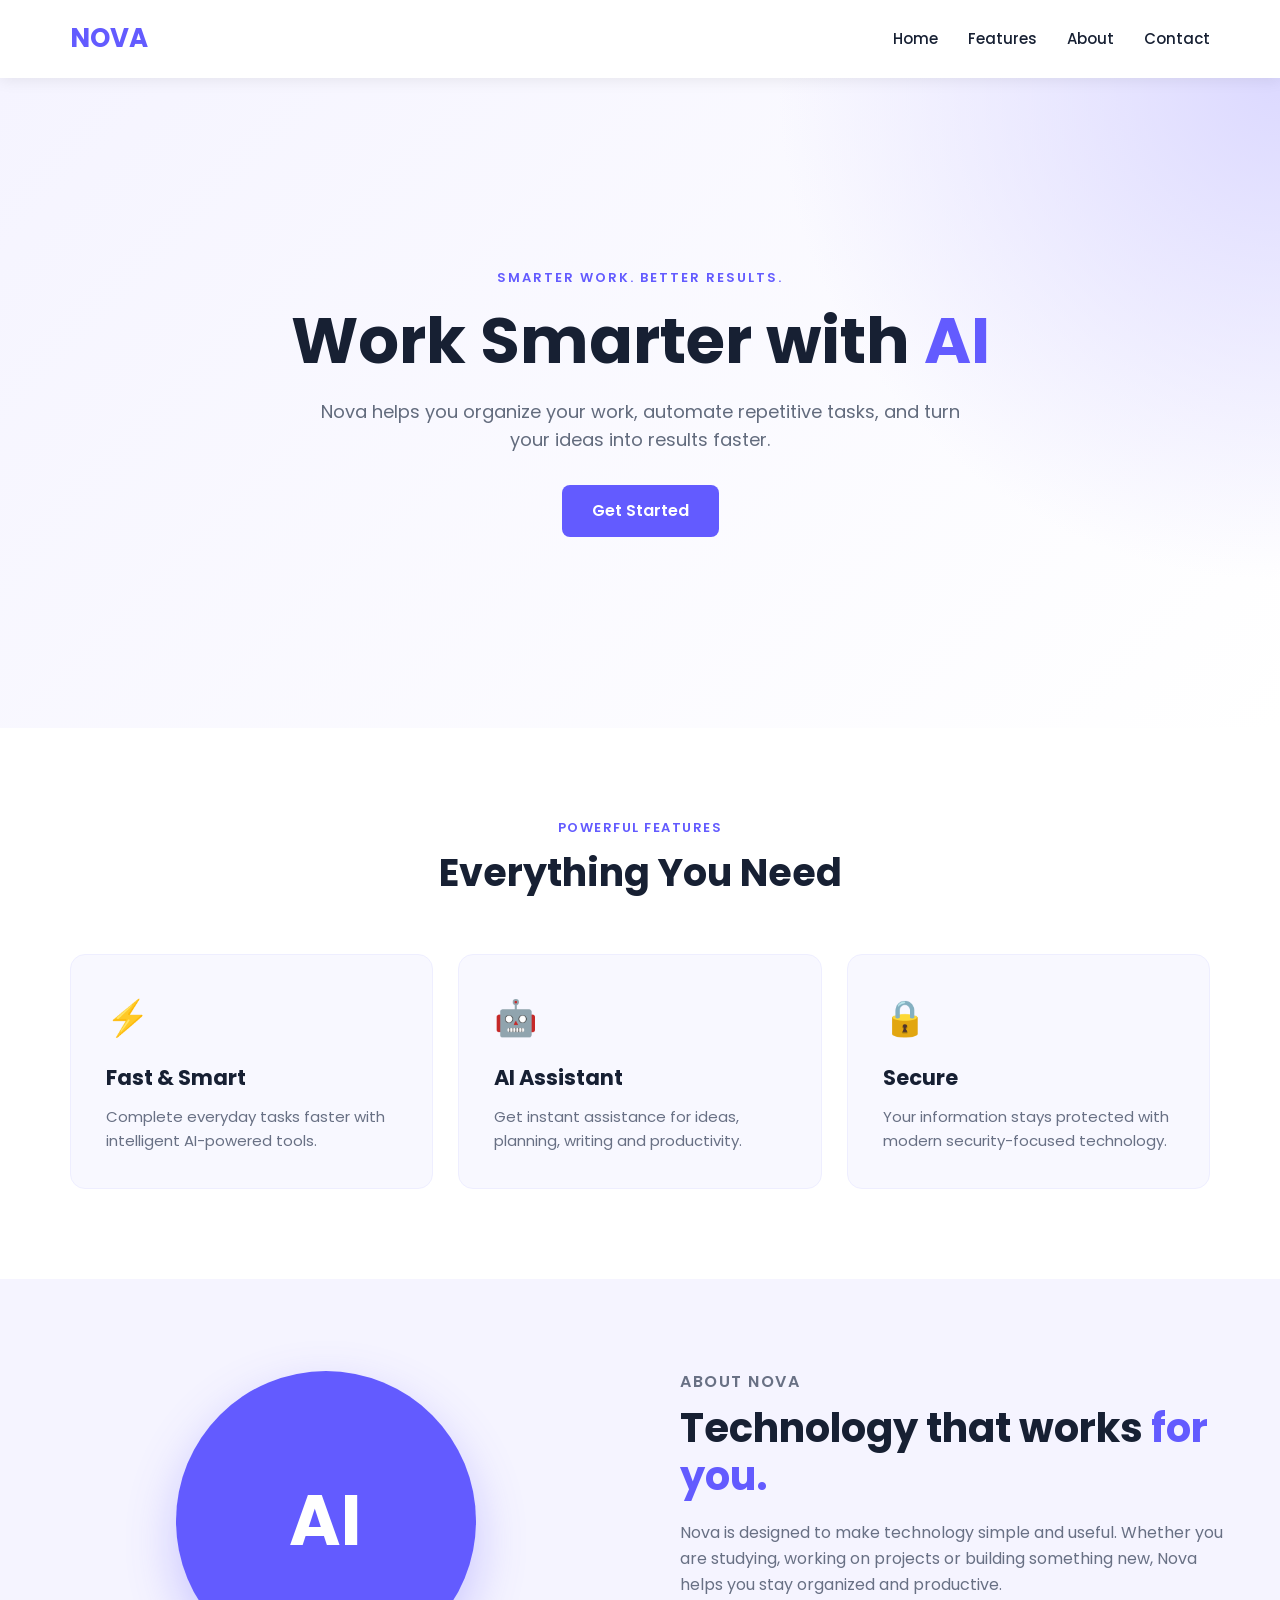
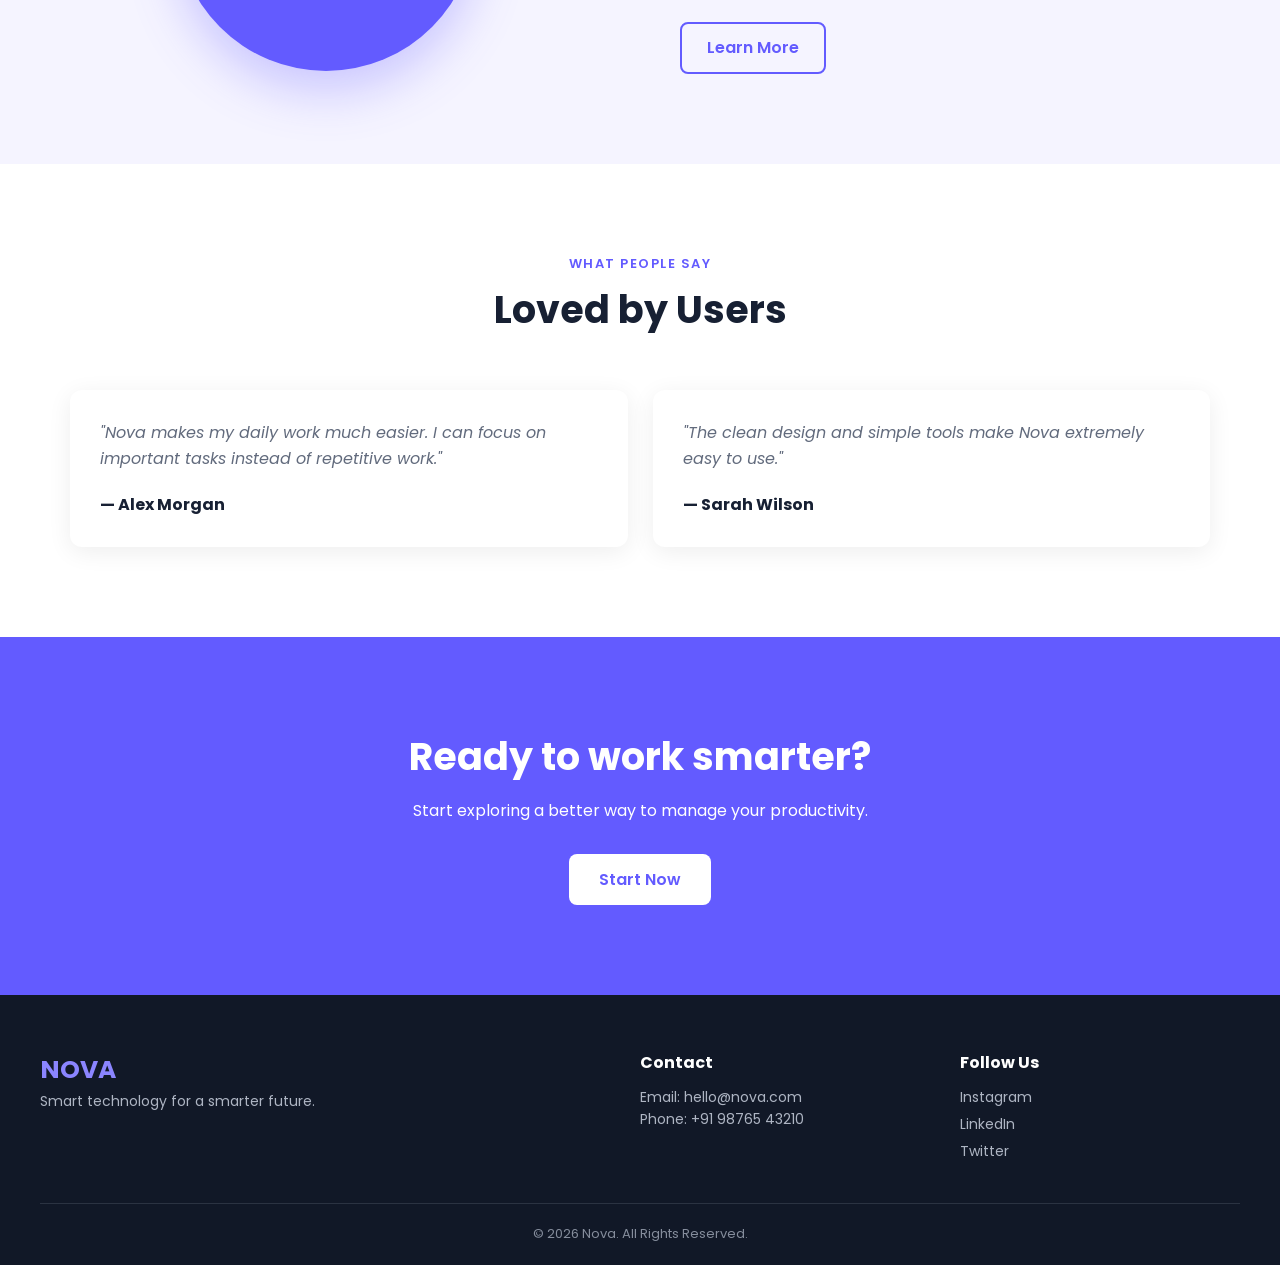
<file: OIBSIP/WebDev-L1/Level 1/TASK-1-LANDING-PAGE/index.html>
<!DOCTYPE html>
<html lang="en">
<head>
    <meta charset="UTF-8">
    <meta name="viewport" content="width=device-width, initial-scale=1.0">
    <title>Nova - AI Productivity</title>

    <link rel="stylesheet" href="style.css">

    <link href="https://fonts.googleapis.com/css2?family=Poppins:wght@400;500;600;700&display=swap" rel="stylesheet">
</head>

<body>

    <!-- Navigation -->
    <header>
        <nav class="navbar">
            <div class="logo">NOVA</div>

            <ul class="nav-links">
                <li><a href="#home">Home</a></li>
                <li><a href="#features">Features</a></li>
                <li><a href="#about">About</a></li>
                <li><a href="#contact">Contact</a></li>
            </ul>
        </nav>
    </header>


    <!-- Hero Section -->
    <section class="hero" id="home">

        <div class="hero-content">
            <p class="tagline">SMARTER WORK. BETTER RESULTS.</p>

            <h1>
                Work Smarter with
                <span>AI</span>
            </h1>

            <p class="hero-text">
                Nova helps you organize your work, automate repetitive tasks,
                and turn your ideas into results faster.
            </p>

            <a href="#features" class="btn">Get Started</a>
        </div>

    </section>


    <!-- Features Section -->
    <section class="features" id="features">

        <div class="section-title">
            <p>POWERFUL FEATURES</p>
            <h2>Everything You Need</h2>
        </div>

        <div class="feature-container">

            <div class="feature-card">
                <div class="icon">⚡</div>
                <h3>Fast & Smart</h3>
                <p>
                    Complete everyday tasks faster with intelligent
                    AI-powered tools.
                </p>
            </div>

            <div class="feature-card">
                <div class="icon">🤖</div>
                <h3>AI Assistant</h3>
                <p>
                    Get instant assistance for ideas, planning,
                    writing and productivity.
                </p>
            </div>

            <div class="feature-card">
                <div class="icon">🔒</div>
                <h3>Secure</h3>
                <p>
                    Your information stays protected with modern
                    security-focused technology.
                </p>
            </div>

        </div>

    </section>


    <!-- About Section -->
    <section class="about" id="about">

        <div class="about-image">
            <div class="circle">
                AI
            </div>
        </div>

        <div class="about-content">
            <p class="small-title">ABOUT NOVA</p>

            <h2>
                Technology that works
                <span>for you.</span>
            </h2>

            <p>
                Nova is designed to make technology simple and useful.
                Whether you are studying, working on projects or building
                something new, Nova helps you stay organized and productive.
            </p>

            <a href="#contact" class="outline-btn">Learn More</a>
        </div>

    </section>


    <!-- Testimonials -->
    <section class="testimonials">

        <div class="section-title">
            <p>WHAT PEOPLE SAY</p>
            <h2>Loved by Users</h2>
        </div>

        <div class="testimonial-container">

            <div class="testimonial">
                <p>
                    "Nova makes my daily work much easier. I can focus
                    on important tasks instead of repetitive work."
                </p>

                <h4>— Alex Morgan</h4>
            </div>

            <div class="testimonial">
                <p>
                    "The clean design and simple tools make Nova
                    extremely easy to use."
                </p>

                <h4>— Sarah Wilson</h4>
            </div>

        </div>

    </section>


    <!-- Call To Action -->
    <section class="cta">

        <h2>Ready to work smarter?</h2>

        <p>
            Start exploring a better way to manage your productivity.
        </p>

        <a href="#home" class="btn">Start Now</a>

    </section>


    <!-- Footer -->
    <footer id="contact">

        <div class="footer-content">

            <div>
                <h3>NOVA</h3>
                <p>Smart technology for a smarter future.</p>
            </div>

            <div>
                <h4>Contact</h4>
                <p>Email: hello@nova.com</p>
                <p>Phone: +91 98765 43210</p>
            </div>

            <div>
                <h4>Follow Us</h4>
                <div class="socials">
                    <a href="#">Instagram</a>
                    <a href="#">LinkedIn</a>
                    <a href="#">Twitter</a>
                </div>
            </div>

        </div>

        <div class="copyright">
            © 2026 Nova. All Rights Reserved.
        </div>

    </footer>

</body>
</html>
</file>
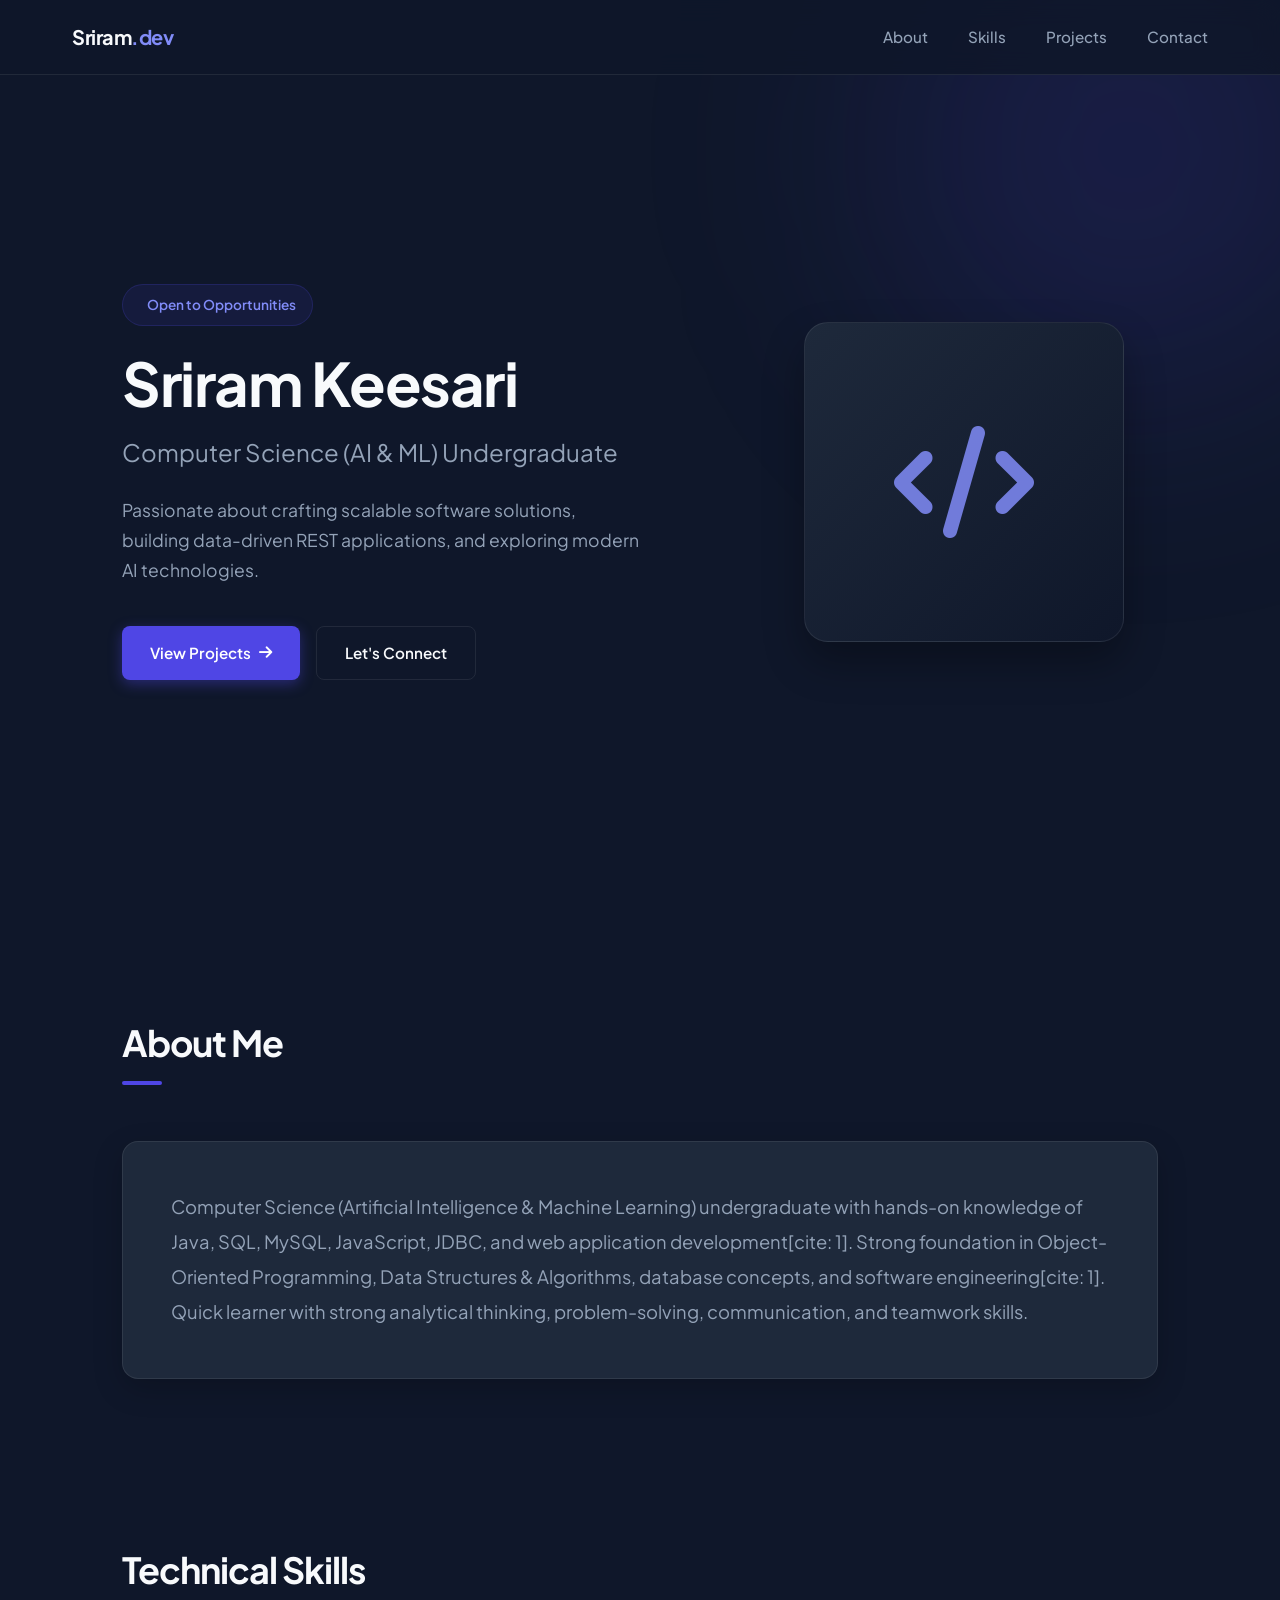
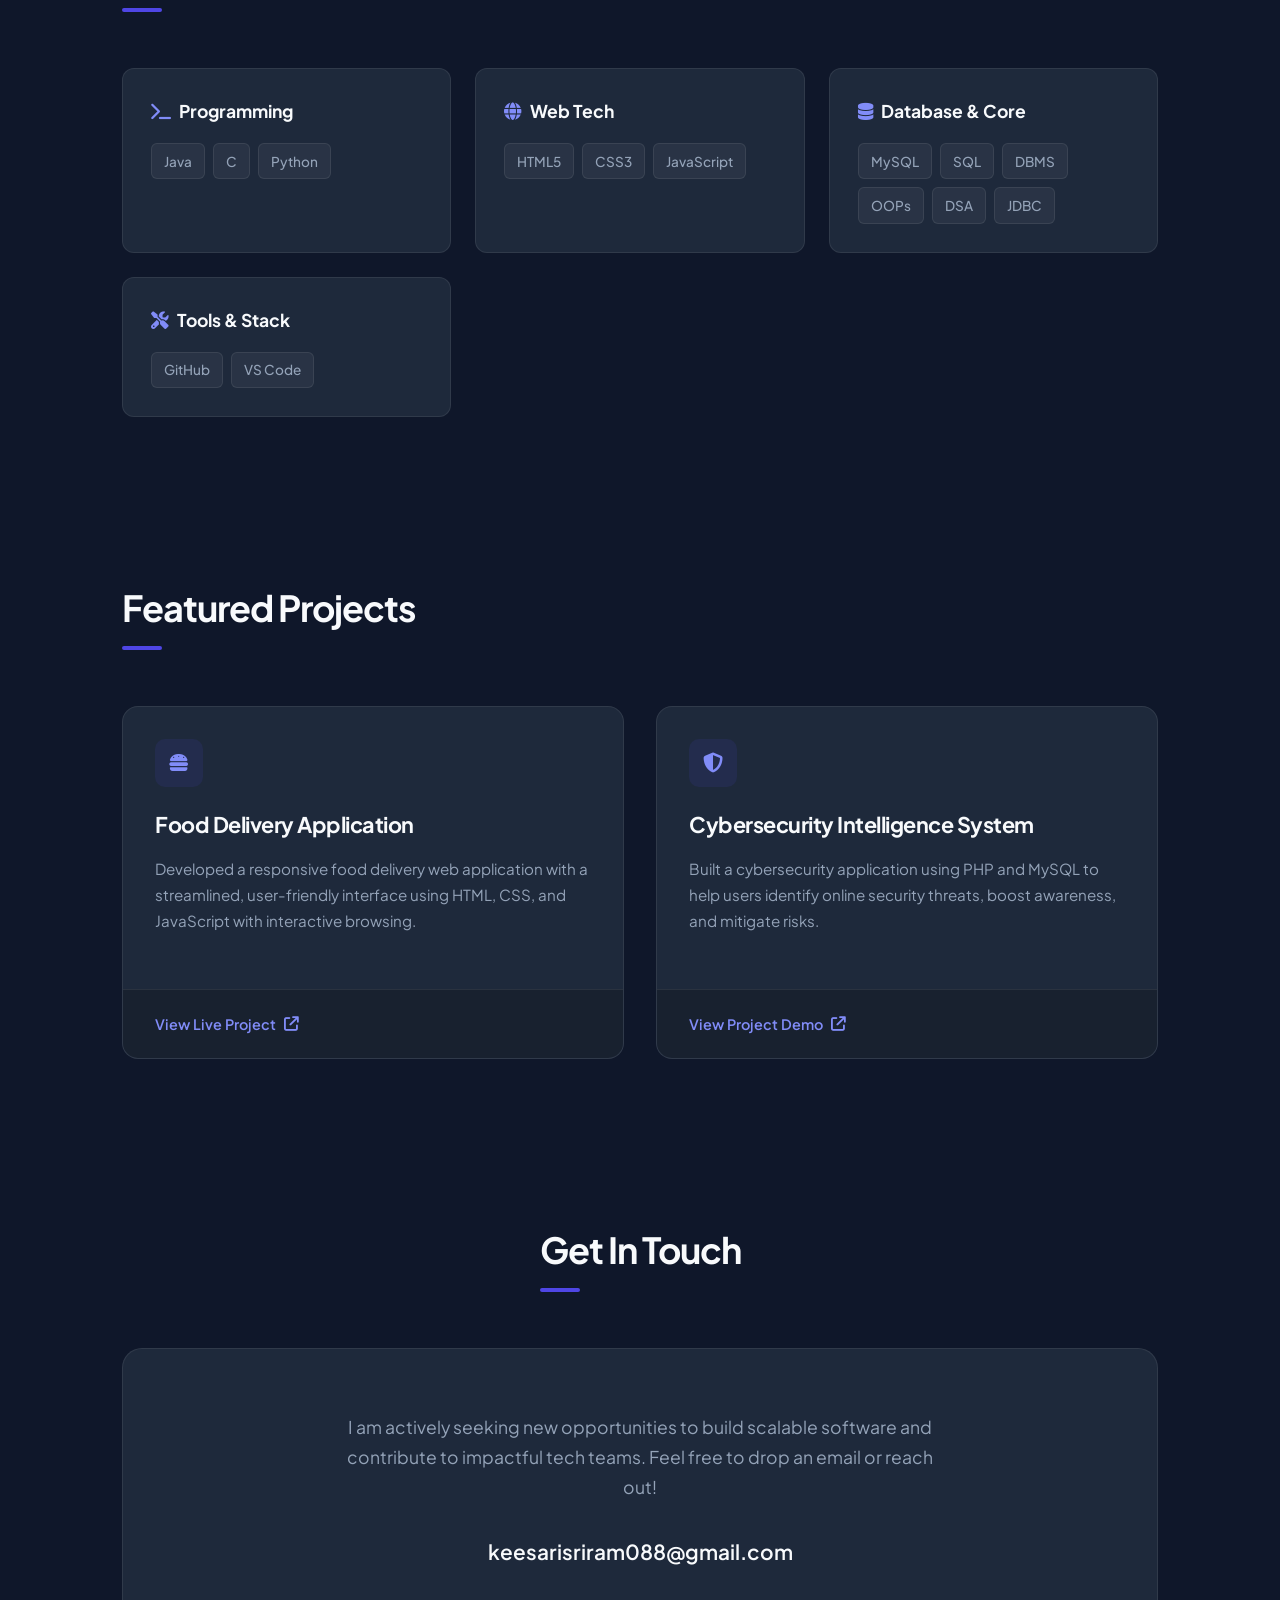
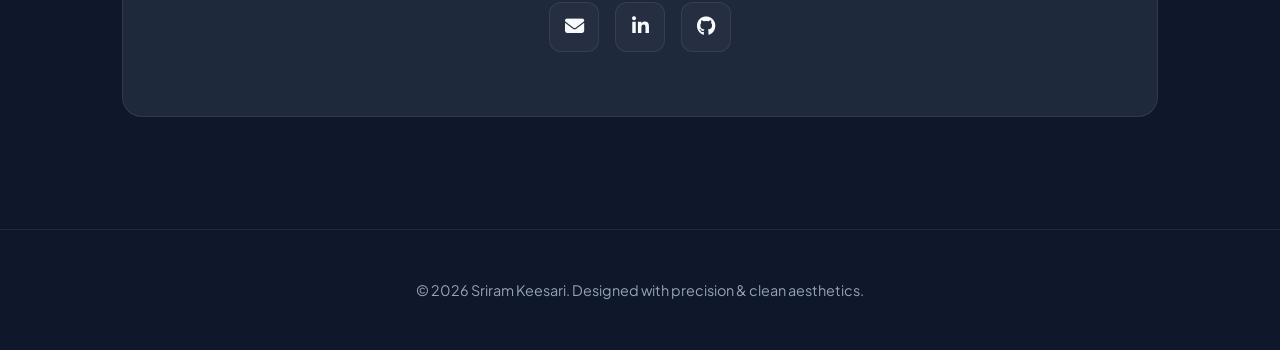
<file: OIBSIP/WebDev-L1/Level 1/TASK-2-PERSONAL-PORTFOLIO/Index.html>
<!DOCTYPE html>
<html lang="en">
<head>
    <meta charset="UTF-8">
    <meta name="viewport" content="width=device-width, initial-scale=1.0">
    <title>Sriram Keesari - Software Engineer & AI/ML Undergraduate</title>
    <!-- Google Fonts -->
    <link href="https://fonts.googleapis.com/css2?family=Plus+Jakarta+Sans:wght@300;400;500;600;700&display=swap" rel="stylesheet">
    <!-- FontAwesome Icons -->
    <link rel="stylesheet" href="https://cdnjs.cloudflare.com/ajax/libs/font-awesome/6.4.0/css/all.min.css">
    
    <style>
        :root {
            --primary: #4f46e5;
            --primary-light: #818cf8;
            --primary-dark: #3730a3;
            --bg-color: #0f172a;
            --bg-surface: #1e293b;
            --text-main: #f8fafc;
            --text-muted: #94a3b8;
            --border-color: rgba(255, 255, 255, 0.08);
            --card-hover: rgba(255, 255, 255, 0.03);
            --transition: all 0.3s cubic-bezier(0.4, 0, 0.2, 1);
        }

        * {
            margin: 0;
            padding: 0;
            box-sizing: border-box;
            scroll-behavior: smooth;
        }

        body {
            font-family: 'Plus Jakarta Sans', sans-serif;
            background-color: var(--bg-color);
            color: var(--text-main);
            line-height: 1.7;
            overflow-x: hidden;
        }

        /* Ambient background glow */
        .bg-glow {
            position: absolute;
            width: 500px;
            height: 500px;
            background: rgba(79, 70, 229, 0.15);
            filter: blur(120px);
            border-radius: 50%;
            top: -100px;
            right: -100px;
            z-index: -1;
        }

        /* Navbar */
        header {
            position: fixed;
            top: 0;
            left: 0;
            width: 100%;
            background: rgba(15, 23, 42, 0.85);
            backdrop-filter: blur(12px);
            border-bottom: 1px solid var(--border-color);
            z-index: 1000;
        }

        nav {
            max-width: 1200px;
            margin: 0 auto;
            display: flex;
            justify-content: space-between;
            align-items: center;
            padding: 1.25rem 2rem;
        }

        .logo {
            font-weight: 700;
            font-size: 1.25rem;
            color: var(--text-main);
            text-decoration: none;
            letter-spacing: -0.5px;
        }

        .logo span {
            color: var(--primary-light);
        }

        .nav-links {
            display: flex;
            list-style: none;
            gap: 2.5rem;
        }

        .nav-links a {
            text-decoration: none;
            color: var(--text-muted);
            font-weight: 500;
            font-size: 0.95rem;
            transition: var(--transition);
        }

        .nav-links a:hover, .nav-links a.active {
            color: var(--text-main);
        }

        .menu-btn {
            display: none;
            background: none;
            border: none;
            color: var(--text-main);
            font-size: 1.5rem;
            cursor: pointer;
        }

        /* Container Layout */
        .container {
            max-width: 1100px;
            margin: 0 auto;
            padding: 0 2rem;
        }

        section {
            padding: 7rem 0 3rem;
        }

        /* Section Titles */
        .section-header {
            margin-bottom: 3.5rem;
        }

        .section-header h2 {
            font-size: 2.25rem;
            font-weight: 700;
            letter-spacing: -1px;
            display: inline-block;
        }

        .section-header h2::after {
            content: '';
            display: block;
            width: 40px;
            height: 4px;
            background: var(--primary);
            margin-top: 0.5rem;
            border-radius: 2px;
        }

        /* Hero Section */
        #hero {
            min-height: 100vh;
            display: flex;
            align-items: center;
            position: relative;
        }

        .hero-grid {
            display: grid;
            grid-template-columns: 1.2fr 0.8fr;
            gap: 4rem;
            align-items: center;
            width: 100%;
        }

        .hero-badge {
            display: inline-flex;
            align-items: center;
            gap: 0.5rem;
            background: rgba(79, 70, 229, 0.1);
            color: var(--primary-light);
            padding: 0.5rem 1rem;
            border-radius: 50px;
            font-size: 0.85rem;
            font-weight: 600;
            margin-bottom: 1.5rem;
            border: 1px solid rgba(79, 70, 229, 0.2);
        }

        .hero-content h1 {
            font-size: 3.75rem;
            font-weight: 700;
            line-height: 1.1;
            letter-spacing: -1.5px;
            margin-bottom: 1rem;
        }

        .hero-content h3 {
            font-size: 1.5rem;
            color: var(--text-muted);
            font-weight: 400;
            margin-bottom: 1.5rem;
        }

        .hero-content p {
            color: var(--text-muted);
            font-size: 1.1rem;
            margin-bottom: 2.5rem;
            max-width: 520px;
        }

        .hero-btns {
            display: flex;
            gap: 1rem;
        }

        .btn {
            display: inline-flex;
            align-items: center;
            justify-content: center;
            gap: 0.5rem;
            padding: 0.8rem 1.75rem;
            border-radius: 8px;
            font-weight: 600;
            text-decoration: none;
            transition: var(--transition);
            font-size: 0.95rem;
        }

        .btn-primary {
            background: var(--primary);
            color: white;
            box-shadow: 0 4px 14px rgba(79, 70, 229, 0.4);
        }

        .btn-primary:hover {
            background: var(--primary-dark);
            transform: translateY(-2px);
        }

        .btn-outline {
            background: transparent;
            color: var(--text-main);
            border: 1px solid var(--border-color);
        }

        .btn-outline:hover {
            background: var(--card-hover);
            border-color: var(--text-muted);
        }

        .hero-image-wrapper {
            display: flex;
            justify-content: center;
        }

        .avatar-box {
            width: 320px;
            height: 320px;
            border-radius: 24px;
            background: linear-gradient(135deg, var(--bg-surface), #0f172a);
            border: 1px solid var(--border-color);
            display: flex;
            align-items: center;
            justify-content: center;
            position: relative;
            box-shadow: 0 20px 40px rgba(0, 0, 0, 0.3);
        }

        .avatar-box i {
            font-size: 7rem;
            color: var(--primary-light);
            opacity: 0.85;
        }

        /* About Section */
        .about-card {
            background: var(--bg-surface);
            border: 1px solid var(--border-color);
            border-radius: 16px;
            padding: 3rem;
            box-shadow: 0 10px 30px rgba(0, 0, 0, 0.2);
        }

        .about-card p {
            font-size: 1.15rem;
            color: var(--text-muted);
            line-height: 1.9;
        }

        /* Skills Grid */
        .skills-grid {
            display: grid;
            grid-template-columns: repeat(auto-fit, minmax(250px, 1fr));
            gap: 1.5rem;
        }

        .skill-card {
            background: var(--bg-surface);
            border: 1px solid var(--border-color);
            border-radius: 12px;
            padding: 1.75rem;
            transition: var(--transition);
        }

        .skill-card:hover {
            border-color: var(--primary-light);
            transform: translateY(-4px);
        }

        .skill-card h4 {
            font-size: 1.1rem;
            margin-bottom: 1rem;
            color: var(--text-main);
            display: flex;
            align-items: center;
            gap: 0.5rem;
        }

        .skill-card h4 i {
            color: var(--primary-light);
        }

        .skill-tags {
            display: flex;
            flex-wrap: wrap;
            gap: 0.5rem;
        }

        .tag {
            background: rgba(255, 255, 255, 0.05);
            color: var(--text-muted);
            padding: 0.35rem 0.75rem;
            border-radius: 6px;
            font-size: 0.85rem;
            font-weight: 500;
            border: 1px solid var(--border-color);
        }

        /* Projects Section */
        .projects-grid {
            display: grid;
            grid-template-columns: repeat(auto-fit, minmax(320px, 1fr));
            gap: 2rem;
        }

        .project-card {
            background: var(--bg-surface);
            border: 1px solid var(--border-color);
            border-radius: 16px;
            overflow: hidden;
            display: flex;
            flex-direction: column;
            justify-content: space-between;
            transition: var(--transition);
        }

        .project-card:hover {
            transform: translateY(-6px);
            border-color: var(--primary-light);
            box-shadow: 0 15px 30px rgba(0, 0, 0, 0.3);
        }

        .project-body {
            padding: 2rem;
        }

        .project-icon {
            width: 48px;
            height: 48px;
            background: rgba(79, 70, 229, 0.1);
            border-radius: 10px;
            display: flex;
            align-items: center;
            justify-content: center;
            color: var(--primary-light);
            font-size: 1.25rem;
            margin-bottom: 1.25rem;
        }

        .project-body h3 {
            font-size: 1.35rem;
            margin-bottom: 0.75rem;
            letter-spacing: -0.5px;
        }

        .project-body p {
            color: var(--text-muted);
            font-size: 0.95rem;
            margin-bottom: 1.5rem;
        }

        .project-footer {
            padding: 1.25rem 2rem;
            background: rgba(0, 0, 0, 0.2);
            border-top: 1px solid var(--border-color);
        }

        .project-link {
            display: inline-flex;
            align-items: center;
            gap: 0.5rem;
            color: var(--primary-light);
            text-decoration: none;
            font-weight: 600;
            font-size: 0.9rem;
            transition: var(--transition);
        }

        .project-link:hover {
            color: white;
        }

        /* Contact Section */
        .contact-box {
            background: var(--bg-surface);
            border: 1px solid var(--border-color);
            border-radius: 20px;
            padding: 4rem 2rem;
            text-align: center;
            position: relative;
            overflow: hidden;
        }

        .contact-box p {
            color: var(--text-muted);
            font-size: 1.1rem;
            max-width: 600px;
            margin: 0 auto 2rem;
        }

        .contact-email {
            font-size: 1.3rem;
            font-weight: 600;
            color: var(--text-main);
            text-decoration: none;
            display: inline-block;
            margin-bottom: 2rem;
            transition: var(--transition);
        }

        .contact-email:hover {
            color: var(--primary-light);
        }

        .social-icons {
            display: flex;
            justify-content: center;
            gap: 1rem;
        }

        .social-btn {
            width: 50px;
            height: 50px;
            background: rgba(255, 255, 255, 0.03);
            border: 1px solid var(--border-color);
            border-radius: 12px;
            display: flex;
            align-items: center;
            justify-content: center;
            color: var(--text-main);
            font-size: 1.2rem;
            text-decoration: none;
            transition: var(--transition);
        }

        .social-btn:hover {
            background: var(--primary);
            border-color: var(--primary);
            transform: translateY(-3px);
        }

        /* Footer */
        footer {
            text-align: center;
            padding: 3rem 0;
            color: var(--text-muted);
            font-size: 0.9rem;
            border-top: 1px solid var(--border-color);
            margin-top: 4rem;
        }

        /* Responsive Design */
        @media (max-width: 900px) {
            .hero-grid {
                grid-template-columns: 1fr;
                text-align: center;
                gap: 3rem;
            }

            .hero-content p {
                margin: 0 auto 2.5rem;
            }

            .hero-btns {
                justify-content: center;
            }

            .nav-links {
                display: none;
                flex-direction: column;
                position: absolute;
                top: 100%;
                left: 0;
                width: 100%;
                background: var(--bg-surface);
                padding: 1.5rem 2rem;
                border-bottom: 1px solid var(--border-color);
                gap: 1.2rem;
            }

            .nav-links.active {
                display: flex;
            }

            .menu-btn {
                display: block;
            }
        }
    </style>
</head>
<body>

    <div class="bg-glow"></div>

    <!-- Header & Navigation -->
    <header>
        <nav>
            <a href="#hero" class="logo">Sriram<span>.dev</span></a>
            <button class="menu-btn" id="menuBtn">
                <i class="fa-solid fa-bars"></i>
            </button>
            <ul class="nav-links" id="navLinks">
                <li><a href="#about">About</a></li>
                <li><a href="#skills">Skills</a></li>
                <li><a href="#projects">Projects</a></li>
                <li><a href="#contact">Contact</a></li>
            </ul>
        </nav>
    </header>

    <div class="container">
        <!-- Profile / Hero Section -->
        <section id="hero">
            <div class="hero-grid">
                <div class="hero-content">
                    <div class="hero-badge">
                        <i class="fa-solid fa-sparkles"></i> Open to Opportunities
                    </div>
                    <h1>Sriram Keesari</h1>
                    <h3>Computer Science (AI & ML) Undergraduate</h3>
                    <p>Passionate about crafting scalable software solutions, building data-driven REST applications, and exploring modern AI technologies.</p>
                    <div class="hero-btns">
                        <a href="#projects" class="btn btn-primary">View Projects <i class="fa-solid fa-arrow-right"></i></a>
                        <a href="#contact" class="btn btn-outline">Let's Connect</a>
                    </div>
                </div>
                <div class="hero-image-wrapper">
                    <div class="avatar-box">
                        <i class="fa-solid fa-code"></i>
                    </div>
                </div>
            </div>
        </section>

        <!-- About Me Section -->
        <section id="about">
            <div class="section-header">
                <h2>About Me</h2>
            </div>
            <div class="about-card">
                <p>
                    Computer Science (Artificial Intelligence & Machine Learning) undergraduate with hands-on knowledge of Java, SQL, MySQL, JavaScript, JDBC, and web application development[cite: 1]. Strong foundation in Object-Oriented Programming, Data Structures & Algorithms, database concepts, and software engineering[cite: 1]. Quick learner with strong analytical thinking, problem-solving, communication, and teamwork skills.
                </p>
            </div>
        </section>

        <!-- Skills Section -->
        <section id="skills">
            <div class="section-header">
                <h2>Technical Skills</h2>
            </div>
            <div class="skills-grid">
                <div class="skill-card">
                    <h4><i class="fa-solid fa-terminal"></i> Programming</h4>
                    <div class="skill-tags">
                        <span class="tag">Java</span>
                        <span class="tag">C</span>
                        <span class="tag">Python</span>
                    </div>
                </div>
                <div class="skill-card">
                    <h4><i class="fa-solid fa-globe"></i> Web Tech</h4>
                    <div class="skill-tags">
                        <span class="tag">HTML5</span>
                        <span class="tag">CSS3</span>
                        <span class="tag">JavaScript</span>
                    </div>
                </div>
                <div class="skill-card">
                    <h4><i class="fa-solid fa-database"></i> Database & Core</h4>
                    <div class="skill-tags">
                        <span class="tag">MySQL</span>
                        <span class="tag">SQL</span>
                        <span class="tag">DBMS</span>
                        <span class="tag">OOPs</span>
                        <span class="tag">DSA</span>
                        <span class="tag">JDBC</span>
                    </div>
                </div>
                <div class="skill-card">
                    <h4><i class="fa-solid fa-screwdriver-wrench"></i> Tools & Stack</h4>
                    <div class="skill-tags">
                        <span class="tag">GitHub</span>
                        <span class="tag">VS Code</span>
                    </div>
                </div>
            </div>
        </section>

        <!-- Projects Section -->
        <section id="projects">
            <div class="section-header">
                <h2>Featured Projects</h2>
            </div>
            <div class="projects-grid">
                <!-- Project 1 -->
                <div class="project-card">
                    <div class="project-body">
                        <div class="project-icon">
                            <i class="fa-solid fa-burger"></i>
                        </div>
                        <h3>Food Delivery Application</h3>
                        <p>Developed a responsive food delivery web application with a streamlined, user-friendly interface using HTML, CSS, and JavaScript with interactive browsing.</p>
                    </div>
                    <div class="project-footer">
                        <a href="https://sriram2605.github.io/RTP/" target="_blank" class="project-link">
                            View Live Project <i class="fa-solid fa-arrow-up-right-from-square"></i>
                        </a>
                    </div>
                </div>
                <!-- Project 2 -->
                <div class="project-card">
                    <div class="project-body">
                        <div class="project-icon">
                            <i class="fa-solid fa-shield-halved"></i>
                        </div>
                        <h3>Cybersecurity Intelligence System</h3>
                        <p>Built a cybersecurity application using PHP and MySQL to help users identify online security threats, boost awareness, and mitigate risks.</p>
                    </div>
                    <div class="project-footer">
                        <a href="https://sriram2005.ct.ws/?i=1" target="_blank" class="project-link">
                            View Project Demo <i class="fa-solid fa-arrow-up-right-from-square"></i>
                        </a>
                    </div>
                </div>
            </div>
        </section>

        <!-- Contact Section -->
        <section id="contact">
            <div class="section-header" style="text-align: center;">
                <h2>Get In Touch</h2>
            </div>
            <div class="contact-box">
                <p>I am actively seeking new opportunities to build scalable software and contribute to impactful tech teams. Feel free to drop an email or reach out!</p>
                <a href="mailto:keesarisriram088@gmail.com" class="contact-email">keesarisriram088@gmail.com</a>
                <div class="social-icons">
                    <a href="mailto:keesarisriram088@gmail.com" class="social-btn" title="Email"><i class="fa-solid fa-envelope"></i></a>
                    <a href="https://linkedin.com/in/keesari-sriram" target="_blank" class="social-btn" title="LinkedIn"><i class="fa-brands fa-linkedin-in"></i></a>
                    <a href="https://github.com/sriram2605" target="_blank" class="social-btn" title="GitHub"><i class="fa-brands fa-github"></i></a>
                </div>
            </div>
        </section>
    </div>

    <!-- Footer -->
    <footer>
        <p>&copy; 2026 Sriram Keesari. Designed with precision & clean aesthetics.</p>
    </footer>

    <!-- Simple Mobile Menu Script -->
    <script>
        const menuBtn = document.getElementById('menuBtn');
        const navLinks = document.getElementById('navLinks');

        menuBtn.addEventListener('click', () => {
            navLinks.classList.toggle('active');
            const icon = menuBtn.querySelector('i');
            icon.classList.toggle('fa-bars');
            icon.classList.toggle('fa-xmark');
        });

        // Close mobile menu on click
        document.querySelectorAll('.nav-links a').forEach(link => {
            link.addEventListener('click', () => {
                navLinks.classList.remove('active');
                const icon = menuBtn.querySelector('i');
                icon.classList.add('fa-bars');
                icon.classList.remove('fa-xmark');
            });
        });
    </script>
</body>
</html>
</file>
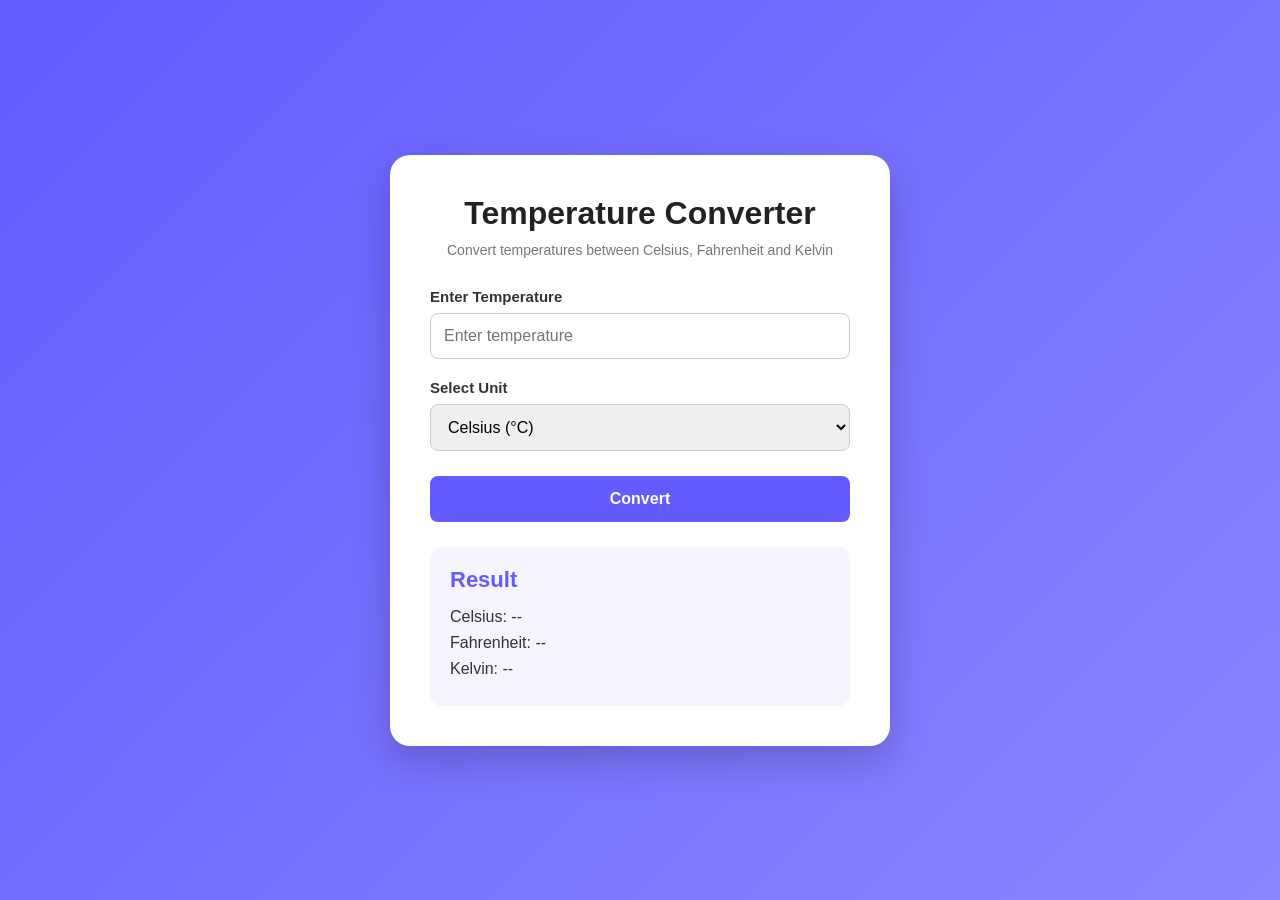
<file: OIBSIP/WebDev-L1/Level 1/TASK-3-TEMPERATURE-CONVERTER/index.html>
<!DOCTYPE html>
<html lang="en">

<head>
    <meta charset="UTF-8">
    <meta name="viewport" content="width=device-width, initial-scale=1.0">

    <title>Temperature Converter</title>

    <link rel="stylesheet" href="style.css">
</head>

<body>

    <div class="container">

        <div class="converter">

            <h1>Temperature Converter</h1>

            <p class="subtitle">
                Convert temperatures between Celsius, Fahrenheit and Kelvin
            </p>

            <label for="temperature">Enter Temperature</label>

            <input
                type="text"
                id="temperature"
                placeholder="Enter temperature"
            >

            <label for="unit">Select Unit</label>

            <select id="unit">
                <option value="Celsius">Celsius (°C)</option>
                <option value="Fahrenheit">Fahrenheit (°F)</option>
                <option value="Kelvin">Kelvin (K)</option>
            </select>

            <button onclick="convertTemperature()">
                Convert
            </button>

            <p id="error"></p>

            <div class="result" id="result">
                <h2>Result</h2>

                <p id="celsius">Celsius: --</p>
                <p id="fahrenheit">Fahrenheit: --</p>
                <p id="kelvin">Kelvin: --</p>
            </div>

        </div>

    </div>

    <script src="script.js"></script>

</body>
</html>
</file>
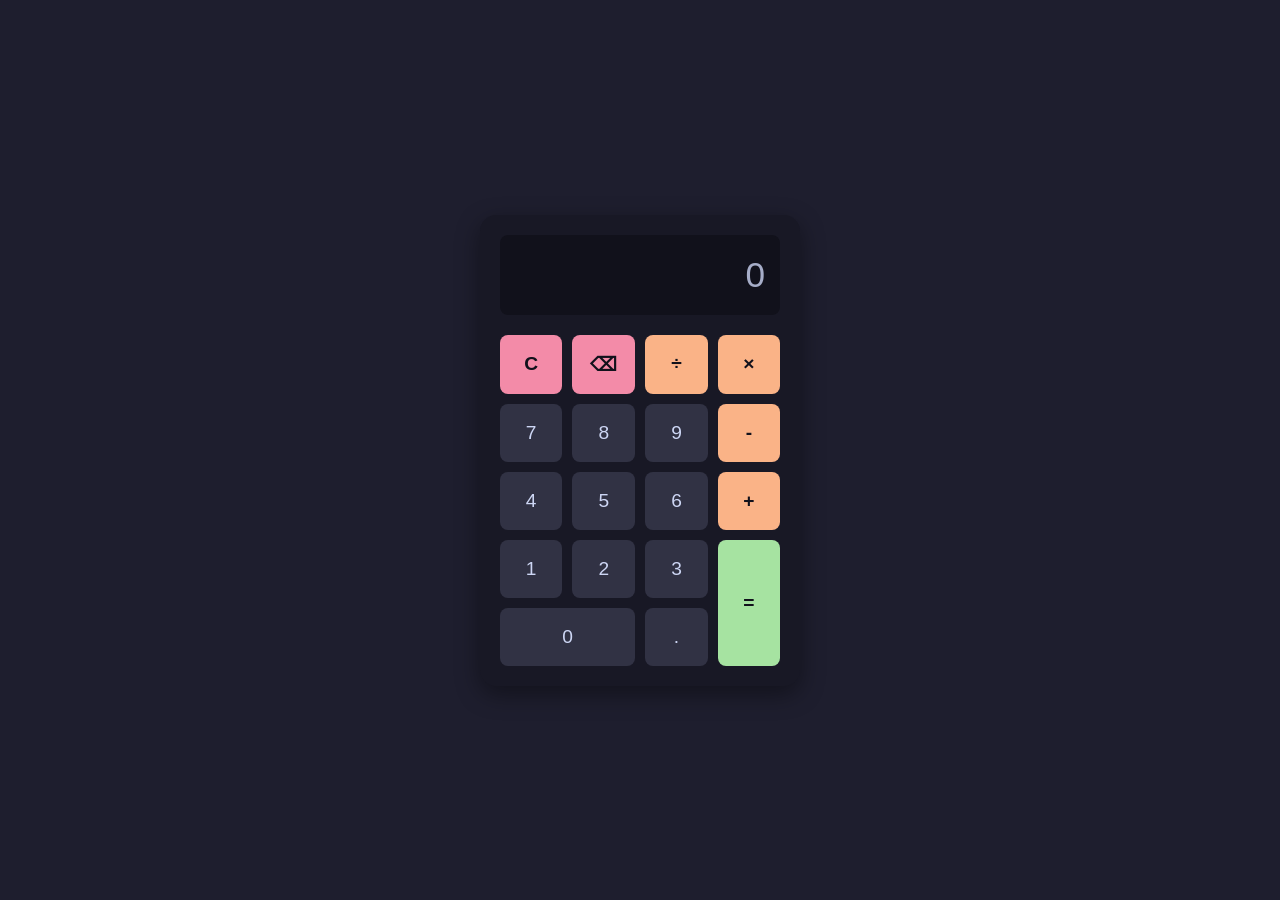
<file: OIBSIP/WebDev-L1/Level 2/TASK-1-Calculator/index.html>
<!DOCTYPE html>
<html lang="en">
<head>
  <meta charset="UTF-8">
  <meta name="viewport" content="width=device-width, initial-scale=1.0">
  <title>JS Calculator</title>
  <link rel="stylesheet" href="style.css">
</head>
<body>
  <div class="calculator">
    <!-- Display Screen -->
    <div class="display" id="display">0</div>
    
    <!-- Button Grid -->
    <div class="buttons">
      <button class="btn control" id="clear">C</button>
      <button class="btn control" id="backspace">⌫</button>
      <button class="btn operator" data-op="/">÷</button>
      <button class="btn operator" data-op="*">×</button>

      <button class="btn number" data-num="7">7</button>
      <button class="btn number" data-num="8">8</button>
      <button class="btn number" data-num="9">9</button>
      <button class="btn operator" data-op="-">-</button>

      <button class="btn number" data-num="4">4</button>
      <button class="btn number" data-num="5">5</button>
      <button class="btn number" data-num="6">6</button>
      <button class="btn operator" data-op="+">+</button>

      <button class="btn number" data-num="1">1</button>
      <button class="btn number" data-num="2">2</button>
      <button class="btn number" data-num="3">3</button>
      <button class="btn equals" id="equals">=</button>

      <button class="btn number zero" data-num="0">0</button>
      <button class="btn number" data-num=".">.</button>
    </div>
  </div>

  <script src="calculator.js"></script>
</body>
</html>
</file>
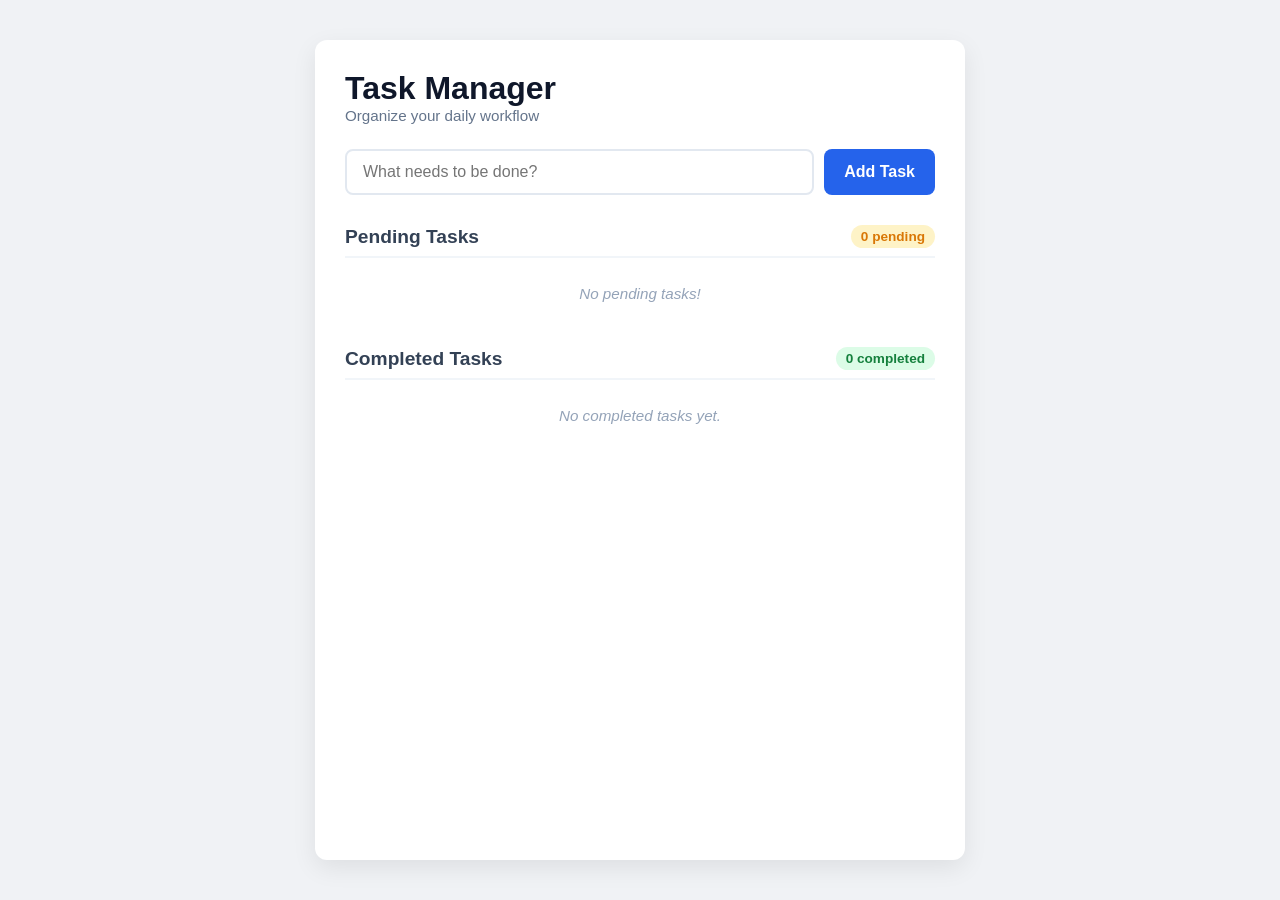
<file: OIBSIP/WebDev-L1/Level 2/TASK-3-To-Do Web App/index.html>
<!DOCTYPE html>
<html lang="en">
<head>
  <meta charset="UTF-8">
  <meta name="viewport" content="width=device-width, initial-scale=1.0">
  <title>To-Do App</title>
  <link rel="stylesheet" href="style.css">
</head>
<body>
  <div class="todo-app">
    <header>
      <h1>Task Manager</h1>
      <p>Organize your daily workflow</p>
    </header>

    <!-- Task Input Form -->
    <form id="todo-form">
      <input type="text" id="todo-input" placeholder="What needs to be done?" required>
      <button type="submit" id="add-btn">Add Task</button>
    </form>

    <!-- Task Lists Container -->
    <div class="lists-container">
      <!-- Pending Tasks Section -->
      <section class="task-section">
        <div class="section-header">
          <h2>Pending Tasks</h2>
          <span class="badge" id="pending-count">0 pending</span>
        </div>
        <ul id="pending-list" class="task-list"></ul>
        <p id="pending-empty" class="empty-msg">No pending tasks!</p>
      </section>

      <!-- Completed Tasks Section -->
      <section class="task-section">
        <div class="section-header">
          <h2>Completed Tasks</h2>
          <span class="badge completed-badge" id="completed-count">0 completed</span>
        </div>
        <ul id="completed-list" class="task-list"></ul>
        <p id="completed-empty" class="empty-msg">No completed tasks yet.</p>
      </section>
    </div>
  </div>

  <script src="app.js"></script>
</body>
</html>
</file>
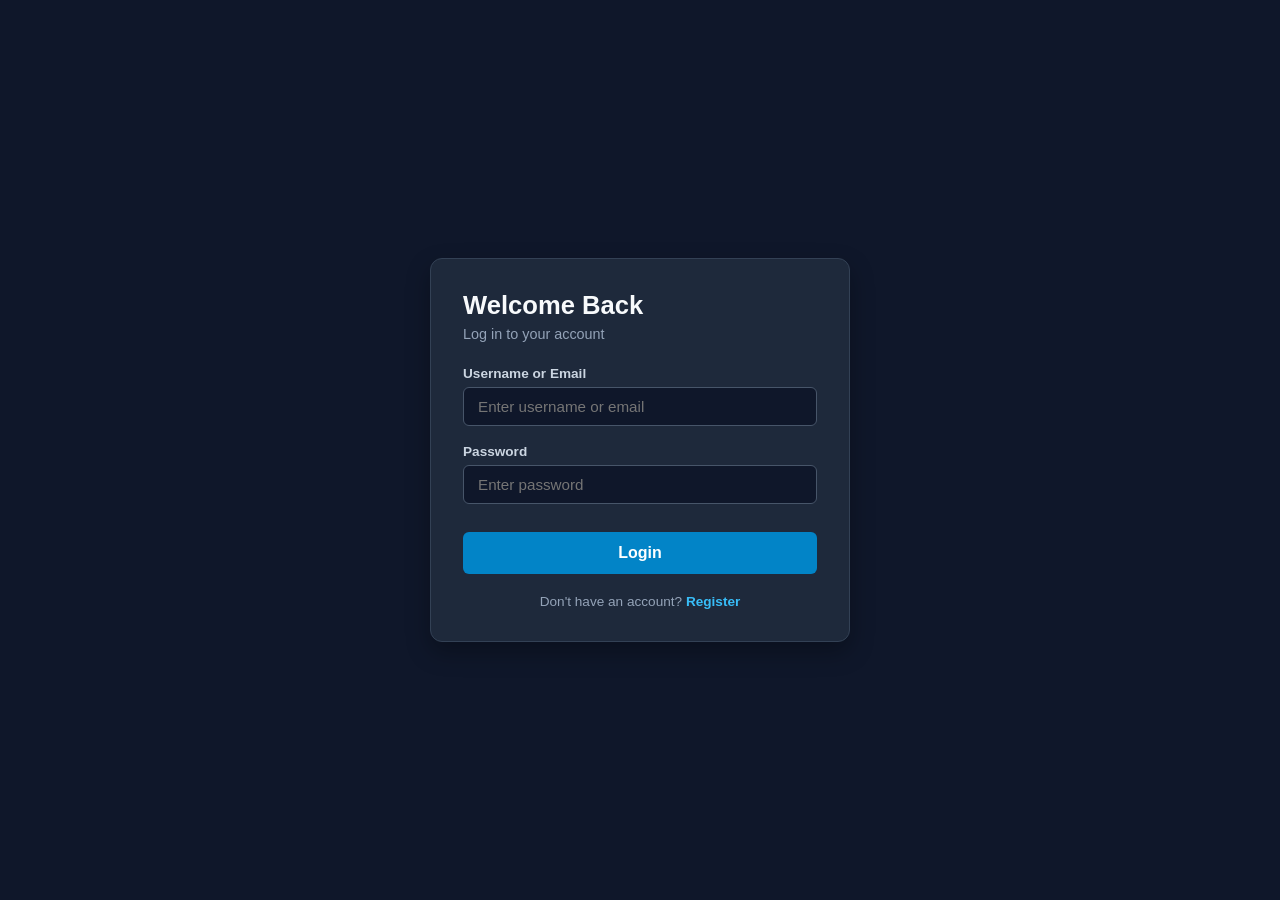
<file: OIBSIP/WebDev-L1/Level 2/TASK-4-Login Authentication System/index.html>
<!DOCTYPE html>
<html lang="en">
<head>
  <meta charset="UTF-8">
  <meta name="viewport" content="width=device-width, initial-scale=1.0">
  <title>Authentication System</title>
  <link rel="stylesheet" href="style.css">
</head>
<body>
  <div class="auth-container">
    
    <!-- Register View -->
    <div id="register-view" class="auth-card">
      <h2>Create Account</h2>
      <p class="subtitle">Sign up to access your dashboard</p>
      
      <div id="register-error" class="alert error-alert" style="display: none;"></div>
      
      <form id="register-form">
        <div class="form-group">
          <label for="reg-username">Username or Email</label>
          <input type="text" id="reg-username" required placeholder="Enter username or email">
        </div>

        <div class="form-group">
          <label for="reg-password">Password</label>
          <input type="password" id="reg-password" required placeholder="At least 8 chars & 1 number">
        </div>

        <button type="submit" class="btn-primary">Register</button>
      </form>

      <p class="switch-mode">Already have an account? <a href="#" id="to-login">Log In</a></p>
    </div>

    <!-- Login View -->
    <div id="login-view" class="auth-card" style="display: none;">
      <h2>Welcome Back</h2>
      <p class="subtitle">Log in to your account</p>

      <div id="login-error" class="alert error-alert" style="display: none;"></div>

      <form id="login-form">
        <div class="form-group">
          <label for="login-username">Username or Email</label>
          <input type="text" id="login-username" required placeholder="Enter username or email">
        </div>

        <div class="form-group">
          <label for="login-password">Password</label>
          <input type="password" id="login-password" required placeholder="Enter password">
        </div>

        <button type="submit" class="btn-primary">Login</button>
      </form>

      <p class="switch-mode">Don't have an account? <a href="#" id="to-register">Register</a></p>
    </div>

    <!-- Protected Dashboard View -->
    <div id="dashboard-view" class="auth-card" style="display: none;">
      <h2>User Dashboard</h2>
      <p class="subtitle">Access Granted (Protected Page)</p>
      
      <div class="user-info">
        <p>Logged in as: <strong id="active-user-display"></strong></p>
        <p class="status-tag">Session Active</p>
      </div>

      <button id="logout-btn" class="btn-danger">Logout</button>
    </div>

  </div>

  <script src="app.js"></script>
</body>
</html>
</file>
<file: OIBSIP/WebDev-L1/Level 1/TASK-1-LANDING-PAGE/style.css>
/* General Settings */

* {
    margin: 0;
    padding: 0;
    box-sizing: border-box;
}

html {
    scroll-behavior: smooth;
}

body {
    font-family: 'Poppins', sans-serif;
    color: #172033;
    background: #ffffff;
    line-height: 1.6;
}


/* Navigation */

header {
    position: sticky;
    top: 0;
    z-index: 1000;
    background: #ffffff;
    box-shadow: 0 2px 15px rgba(0, 0, 0, 0.08);
}

.navbar {
    max-width: 1200px;
    margin: auto;
    padding: 18px 30px;

    display: flex;
    justify-content: space-between;
    align-items: center;
}

.logo {
    font-size: 26px;
    font-weight: 700;
    color: #635bff;
}

.nav-links {
    display: flex;
    list-style: none;
    gap: 30px;
}

.nav-links a {
    text-decoration: none;
    color: #172033;
    font-size: 15px;
    font-weight: 500;
}

.nav-links a:hover {
    color: #635bff;
}


/* Hero */

.hero {
    min-height: 650px;

    display: flex;
    justify-content: center;
    align-items: center;

    text-align: center;

    padding: 80px 25px;

    background:
        radial-gradient(circle at top right, #dcd9ff, transparent 35%),
        linear-gradient(135deg, #f5f4ff, #ffffff);
}

.hero-content {
    max-width: 800px;
}

.tagline {
    color: #635bff;
    font-size: 13px;
    font-weight: 600;
    letter-spacing: 2px;
    margin-bottom: 15px;
}

.hero h1 {
    font-size: 64px;
    line-height: 1.15;
    margin-bottom: 20px;
}

.hero h1 span {
    color: #635bff;
}

.hero-text {
    max-width: 650px;
    margin: auto;
    color: #626b7d;
    font-size: 18px;
}

.btn {
    display: inline-block;
    margin-top: 30px;
    padding: 13px 30px;

    background: #635bff;
    color: white;

    text-decoration: none;
    border-radius: 8px;

    font-weight: 600;
}

.btn:hover {
    background: #5149e8;
}


/* Common Section */

section {
    padding: 90px 30px;
}

.section-title {
    text-align: center;
    margin-bottom: 50px;
}

.section-title p,
.small-title {
    color: #635bff;
    font-size: 13px;
    font-weight: 600;
    letter-spacing: 1.5px;
}

.section-title h2 {
    font-size: 38px;
    margin-top: 5px;
}


/* Features */

.features {
    max-width: 1200px;
    margin: auto;
}

.feature-container {
    display: grid;
    grid-template-columns: repeat(3, 1fr);
    gap: 25px;
}

.feature-card {
    padding: 35px;
    border-radius: 15px;

    background: #f8f8ff;

    border: 1px solid #eeeeff;

    transition: transform 0.3s;
}

.feature-card:hover {
    transform: translateY(-8px);
}

.icon {
    font-size: 35px;
    margin-bottom: 15px;
}

.feature-card h3 {
    font-size: 21px;
    margin-bottom: 10px;
}

.feature-card p {
    color: #687084;
    font-size: 15px;
}


/* About */

.about {
    background: #f5f4ff;

    display: flex;
    align-items: center;
    justify-content: center;

    gap: 80px;
}

.about-image,
.about-content {
    width: 45%;
}

.circle {
    width: 300px;
    height: 300px;

    margin: auto;

    border-radius: 50%;

    display: flex;
    justify-content: center;
    align-items: center;

    background: #635bff;
    color: white;

    font-size: 70px;
    font-weight: 700;

    box-shadow: 0 20px 50px rgba(99, 91, 255, 0.3);
}

.about-content h2 {
    font-size: 40px;
    line-height: 1.2;
    margin: 10px 0 20px;
}

.about-content h2 span {
    color: #635bff;
}

.about-content > p {
    color: #687084;
    font-size: 16px;
}

.outline-btn {
    display: inline-block;

    margin-top: 25px;
    padding: 11px 25px;

    color: #635bff;
    border: 2px solid #635bff;

    text-decoration: none;
    border-radius: 8px;
    font-weight: 600;
}


/* Testimonials */

.testimonials {
    max-width: 1200px;
    margin: auto;
}

.testimonial-container {
    display: grid;
    grid-template-columns: repeat(2, 1fr);
    gap: 25px;
}

.testimonial {
    padding: 30px;

    background: #ffffff;

    border-radius: 12px;

    box-shadow: 0 5px 25px rgba(0, 0, 0, 0.07);
}

.testimonial p {
    color: #626b7d;
    font-size: 16px;
    font-style: italic;
}

.testimonial h4 {
    margin-top: 20px;
    color: #172033;
}


/* CTA */

.cta {
    text-align: center;
    background: #635bff;
    color: white;
}

.cta h2 {
    font-size: 38px;
}

.cta p {
    margin-top: 10px;
}

.cta .btn {
    background: white;
    color: #635bff;
}


/* Footer */

footer {
    background: #111827;
    color: white;
    padding: 55px 30px 20px;
}

.footer-content {
    max-width: 1200px;
    margin: auto;

    display: grid;
    grid-template-columns: 2fr 1fr 1fr;

    gap: 40px;
}

.footer-content h3 {
    color: #8b85ff;
    font-size: 25px;
}

.footer-content h4 {
    margin-bottom: 10px;
}

.footer-content p {
    color: #aeb5c3;
    font-size: 14px;
}

.socials {
    display: flex;
    flex-direction: column;
    gap: 5px;
}

.socials a {
    color: #aeb5c3;
    text-decoration: none;
    font-size: 14px;
}

.socials a:hover {
    color: white;
}

.copyright {
    max-width: 1200px;
    margin: 40px auto 0;

    padding-top: 20px;

    border-top: 1px solid #2b3342;

    text-align: center;

    color: #858d9c;
    font-size: 13px;
}


/* Responsive Design */

@media (max-width: 768px) {

    .navbar {
        flex-direction: column;
        gap: 12px;
    }

    .nav-links {
        gap: 15px;
        flex-wrap: wrap;
        justify-content: center;
    }

    .hero {
        min-height: 550px;
    }

    .hero h1 {
        font-size: 42px;
    }

    .hero-text {
        font-size: 16px;
    }

    .feature-container {
        grid-template-columns: 1fr;
    }

    .about {
        flex-direction: column;
        gap: 40px;
        text-align: center;
    }

    .about-image,
    .about-content {
        width: 100%;
    }

    .circle {
        width: 220px;
        height: 220px;
        font-size: 55px;
    }

    .about-content h2 {
        font-size: 32px;
    }

    .testimonial-container {
        grid-template-columns: 1fr;
    }

    .footer-content {
        grid-template-columns: 1fr;
        text-align: center;
    }

    .socials {
        align-items: center;
    }

    .section-title h2 {
        font-size: 30px;
    }

    .cta h2 {
        font-size: 30px;
    }
}
</file>
<file: OIBSIP/WebDev-L1/Level 1/TASK-3-TEMPERATURE-CONVERTER/style.css>
* {
    margin: 0;
    padding: 0;
    box-sizing: border-box;
}

body {
    font-family: Arial, sans-serif;

    min-height: 100vh;

    display: flex;
    justify-content: center;
    align-items: center;

    background: linear-gradient(135deg, #635bff, #8b85ff);

    padding: 20px;
}

.container {
    width: 100%;
    max-width: 500px;
}

.converter {
    background: white;

    padding: 40px;

    border-radius: 20px;

    box-shadow: 0 15px 40px rgba(0, 0, 0, 0.2);
}

h1 {
    text-align: center;

    color: #222;

    font-size: 32px;

    margin-bottom: 10px;
}

.subtitle {
    text-align: center;

    color: #777;

    font-size: 14px;

    margin-bottom: 30px;
}

label {
    display: block;

    margin-top: 20px;
    margin-bottom: 8px;

    color: #333;

    font-size: 15px;

    font-weight: bold;
}

input,
select {
    width: 100%;

    padding: 13px;

    border: 1px solid #ccc;

    border-radius: 8px;

    font-size: 16px;

    outline: none;
}

input:focus,
select:focus {
    border-color: #635bff;
}

button {
    width: 100%;

    padding: 14px;

    margin-top: 25px;

    border: none;

    border-radius: 8px;

    background: #635bff;

    color: white;

    font-size: 16px;

    font-weight: bold;

    cursor: pointer;
}

button:hover {
    background: #5048e5;
}

#error {
    color: #e53935;

    text-align: center;

    margin-top: 15px;

    font-size: 14px;

    font-weight: bold;
}

.result {
    margin-top: 25px;

    padding: 20px;

    border-radius: 12px;

    background: #f5f4ff;
}

.result h2 {
    color: #635bff;

    font-size: 22px;

    margin-bottom: 15px;
}

.result p {
    color: #333;

    font-size: 16px;

    margin: 8px 0;
}


/* Mobile Responsive */

@media (max-width: 600px) {

    .converter {
        padding: 25px;
    }

    h1 {
        font-size: 26px;
    }

    .subtitle {
        font-size: 13px;
    }

}
</file>
<file: OIBSIP/WebDev-L1/Level 2/TASK-1-Calculator/style.css>
* {
  box-sizing: border-box;
  margin: 0;
  padding: 0;
  font-family: 'Segoe UI', Tahoma, Geneva, Verdana, sans-serif;
}

body {
  display: flex;
  justify-content: center;
  align-items: center;
  min-height: 100vh;
  background-color: #1e1e2e;
}

.calculator {
  width: 320px;
  background-color: #181825;
  padding: 20px;
  border-radius: 16px;
  box-shadow: 0 8px 24px rgba(0, 0, 0, 0.4);
}

.display {
  background-color: #11111b;
  color: #a6adc8;
  font-size: 2.2rem;
  text-align: right;
  padding: 20px 15px;
  border-radius: 8px;
  margin-bottom: 20px;
  word-wrap: break-word;
  word-break: break-all;
  min-height: 40px;
}

.buttons {
  display: grid;
  grid-template-columns: repeat(4, 1fr);
  gap: 10px;
}

.btn {
  padding: 18px;
  font-size: 1.2rem;
  border: none;
  border-radius: 8px;
  cursor: pointer;
  background-color: #313244;
  color: #cdd6f4;
  transition: background-color 0.2s, transform 0.1s;
}

.btn:hover {
  background-color: #45475a;
}

.btn:active {
  transform: scale(0.96);
}

.operator {
  background-color: #fab387;
  color: #11111b;
  font-weight: bold;
}

.operator:hover {
  background-color: #f9e2af;
}

.control {
  background-color: #f38ba8;
  color: #11111b;
  font-weight: bold;
}

.control:hover {
  background-color: #eba0ac;
}

.equals {
  background-color: #a6e3a1;
  color: #11111b;
  font-weight: bold;
  grid-row: span 2;
  height: 100%;
}

.equals:hover {
  background-color: #94e2d5;
}

.zero {
  grid-column: span 2;
}
</file>
<file: OIBSIP/WebDev-L1/Level 2/TASK-3-To-Do Web App/style.css>
/* Feature Checklist Compliance:
   - Input field + "Add Task" button[cite: 1]
   - Pending and Completed task sections[cite: 1]
   - Mark Complete, Edit, and Delete actions[cite: 1]
   - Task counter indicators[cite: 1]
   - Timestamps for added/completed events[cite: 1]
   - LocalStorage data persistence[cite: 1]
   - Friendly empty state messages[cite: 1]
*/

* {
  box-sizing: border-box;
  margin: 0;
  padding: 0;
  font-family: 'Segoe UI', Tahoma, Geneva, Verdana, sans-serif;
}

body {
  background-color: #f0f2f5;
  color: #1c1e21;
  min-height: 100vh;
  display: flex;
  justify-content: center;
  padding: 40px 20px;
}

.todo-app {
  width: 100%;
  max-width: 650px;
  background-color: #ffffff;
  border-radius: 12px;
  padding: 30px;
  box-shadow: 0 8px 24px rgba(0, 0, 0, 0.08);
}

header {
  margin-bottom: 25px;
}

header h1 {
  font-size: 2rem;
  color: #0f172a;
}

header p {
  color: #64748b;
  font-size: 0.95rem;
}

/* Form Layout */
#todo-form {
  display: flex;
  gap: 10px;
  margin-bottom: 30px;
}

#todo-input {
  flex: 1;
  padding: 12px 16px;
  border: 2px solid #e2e8f0;
  border-radius: 8px;
  font-size: 1rem;
  outline: none;
  transition: border-color 0.2s;
}

#todo-input:focus {
  border-color: #2563eb;
}

#add-btn {
  padding: 12px 20px;
  background-color: #2563eb;
  color: #ffffff;
  border: none;
  border-radius: 8px;
  font-size: 1rem;
  font-weight: 600;
  cursor: pointer;
  transition: background-color 0.2s;
}

#add-btn:hover {
  background-color: #1d4ed8;
}

/* Lists and Sections */
.lists-container {
  display: flex;
  flex-direction: column;
  gap: 30px;
}

.section-header {
  display: flex;
  justify-content: space-between;
  align-items: center;
  margin-bottom: 12px;
  border-bottom: 2px solid #f1f5f9;
  padding-bottom: 8px;
}

.section-header h2 {
  font-size: 1.2rem;
  color: #334155;
}

.badge {
  background-color: #fef3c7;
  color: #d97706;
  font-size: 0.85rem;
  font-weight: 600;
  padding: 4px 10px;
  border-radius: 12px;
}

.completed-badge {
  background-color: #dcfce7;
  color: #15803d;
}

.task-list {
  list-style: none;
  display: flex;
  flex-direction: column;
  gap: 10px;
}

/* Single Task Item */
.task-item {
  display: flex;
  align-items: center;
  justify-content: space-between;
  background-color: #f8fafc;
  border: 1px solid #e2e8f0;
  border-radius: 8px;
  padding: 12px 16px;
}

.task-content {
  display: flex;
  flex-direction: column;
  gap: 4px;
  flex: 1;
}

.task-text {
  font-size: 1rem;
  word-break: break-word;
}

.task-timestamp {
  font-size: 0.75rem;
  color: #94a3b8;
}

.task-actions {
  display: flex;
  gap: 8px;
  margin-left: 12px;
}

.btn-action {
  padding: 6px 12px;
  border: none;
  border-radius: 6px;
  font-size: 0.85rem;
  cursor: pointer;
  font-weight: 500;
  transition: opacity 0.2s;
}

.btn-action:hover {
  opacity: 0.85;
}

.btn-complete {
  background-color: #22c55e;
  color: #ffffff;
}

.btn-edit {
  background-color: #f59e0b;
  color: #ffffff;
}

.btn-delete {
  background-color: #ef4444;
  color: #ffffff;
}

/* Completed Items Visual Styling */
.completed-item {
  background-color: #f1f5f9;
  opacity: 0.8;
}

.completed-item .task-text {
  text-decoration: line-through;
  color: #64748b;
}

.empty-msg {
  color: #94a3b8;
  font-style: italic;
  font-size: 0.95rem;
  text-align: center;
  padding: 15px 0;
  display: none;
}
</file>
<file: OIBSIP/WebDev-L1/Level 2/TASK-4-Login Authentication System/style.css>
/* Feature Checklist Compliance:
   - Registration and Login forms[cite: 1]
   - Password criteria validation (min 8 chars, 1 number)[cite: 1]
   - Duplicate username/email checks[cite: 1]
   - Protected dashboard view with authentication check[cite: 1]
   - Logout & session clearance[cite: 1]
   - Generic error messages for credential mismatches[cite: 1]
   - Hashed password handling via SHA-256[cite: 1]
*/

* {
  box-sizing: border-box;
  margin: 0;
  padding: 0;
  font-family: 'Segoe UI', Tahoma, Geneva, Verdana, sans-serif;
}

body {
  background-color: #0f172a;
  color: #f8fafc;
  min-height: 100vh;
  display: flex;
  justify-content: center;
  align-items: center;
  padding: 20px;
}

.auth-container {
  width: 100%;
  max-width: 420px;
}

.auth-card {
  background-color: #1e293b;
  border: 1px solid #334155;
  border-radius: 12px;
  padding: 32px;
  box-shadow: 0 10px 25px rgba(0, 0, 0, 0.3);
}

h2 {
  font-size: 1.6rem;
  color: #f8fafc;
  margin-bottom: 6px;
}

.subtitle {
  font-size: 0.9rem;
  color: #94a3b8;
  margin-bottom: 24px;
}

.form-group {
  margin-bottom: 18px;
}

label {
  display: block;
  font-size: 0.85rem;
  font-weight: 600;
  color: #cbd5e1;
  margin-bottom: 6px;
}

input {
  width: 100%;
  padding: 10px 14px;
  background-color: #0f172a;
  border: 1px solid #475569;
  border-radius: 6px;
  color: #f8fafc;
  font-size: 0.95rem;
  outline: none;
  transition: border-color 0.2s;
}

input:focus {
  border-color: #38bdf8;
}

.btn-primary {
  width: 100%;
  padding: 12px;
  background-color: #0284c7;
  color: #ffffff;
  border: none;
  border-radius: 6px;
  font-size: 1rem;
  font-weight: 600;
  cursor: pointer;
  margin-top: 10px;
  transition: background-color 0.2s;
}

.btn-primary:hover {
  background-color: #0369a1;
}

.btn-danger {
  width: 100%;
  padding: 12px;
  background-color: #ef4444;
  color: #ffffff;
  border: none;
  border-radius: 6px;
  font-size: 1rem;
  font-weight: 600;
  cursor: pointer;
  margin-top: 20px;
  transition: background-color 0.2s;
}

.btn-danger:hover {
  background-color: #dc2626;
}

.switch-mode {
  font-size: 0.85rem;
  color: #94a3b8;
  text-align: center;
  margin-top: 20px;
}

.switch-mode a {
  color: #38bdf8;
  text-decoration: none;
  font-weight: 600;
}

.switch-mode a:hover {
  text-decoration: underline;
}

.alert {
  padding: 10px 14px;
  border-radius: 6px;
  font-size: 0.85rem;
  margin-bottom: 18px;
}

.error-alert {
  background-color: #451a03;
  color: #fca5a5;
  border: 1px solid #991b1b;
}

.user-info {
  background-color: #0f172a;
  padding: 16px;
  border-radius: 8px;
  margin-bottom: 10px;
}

.user-info p {
  margin-bottom: 8px;
  font-size: 0.95rem;
}

.status-tag {
  display: inline-block;
  background-color: #065f46;
  color: #6ee7b7;
  font-size: 0.75rem;
  padding: 3px 8px;
  border-radius: 12px;
  font-weight: 600;
}
</file>
